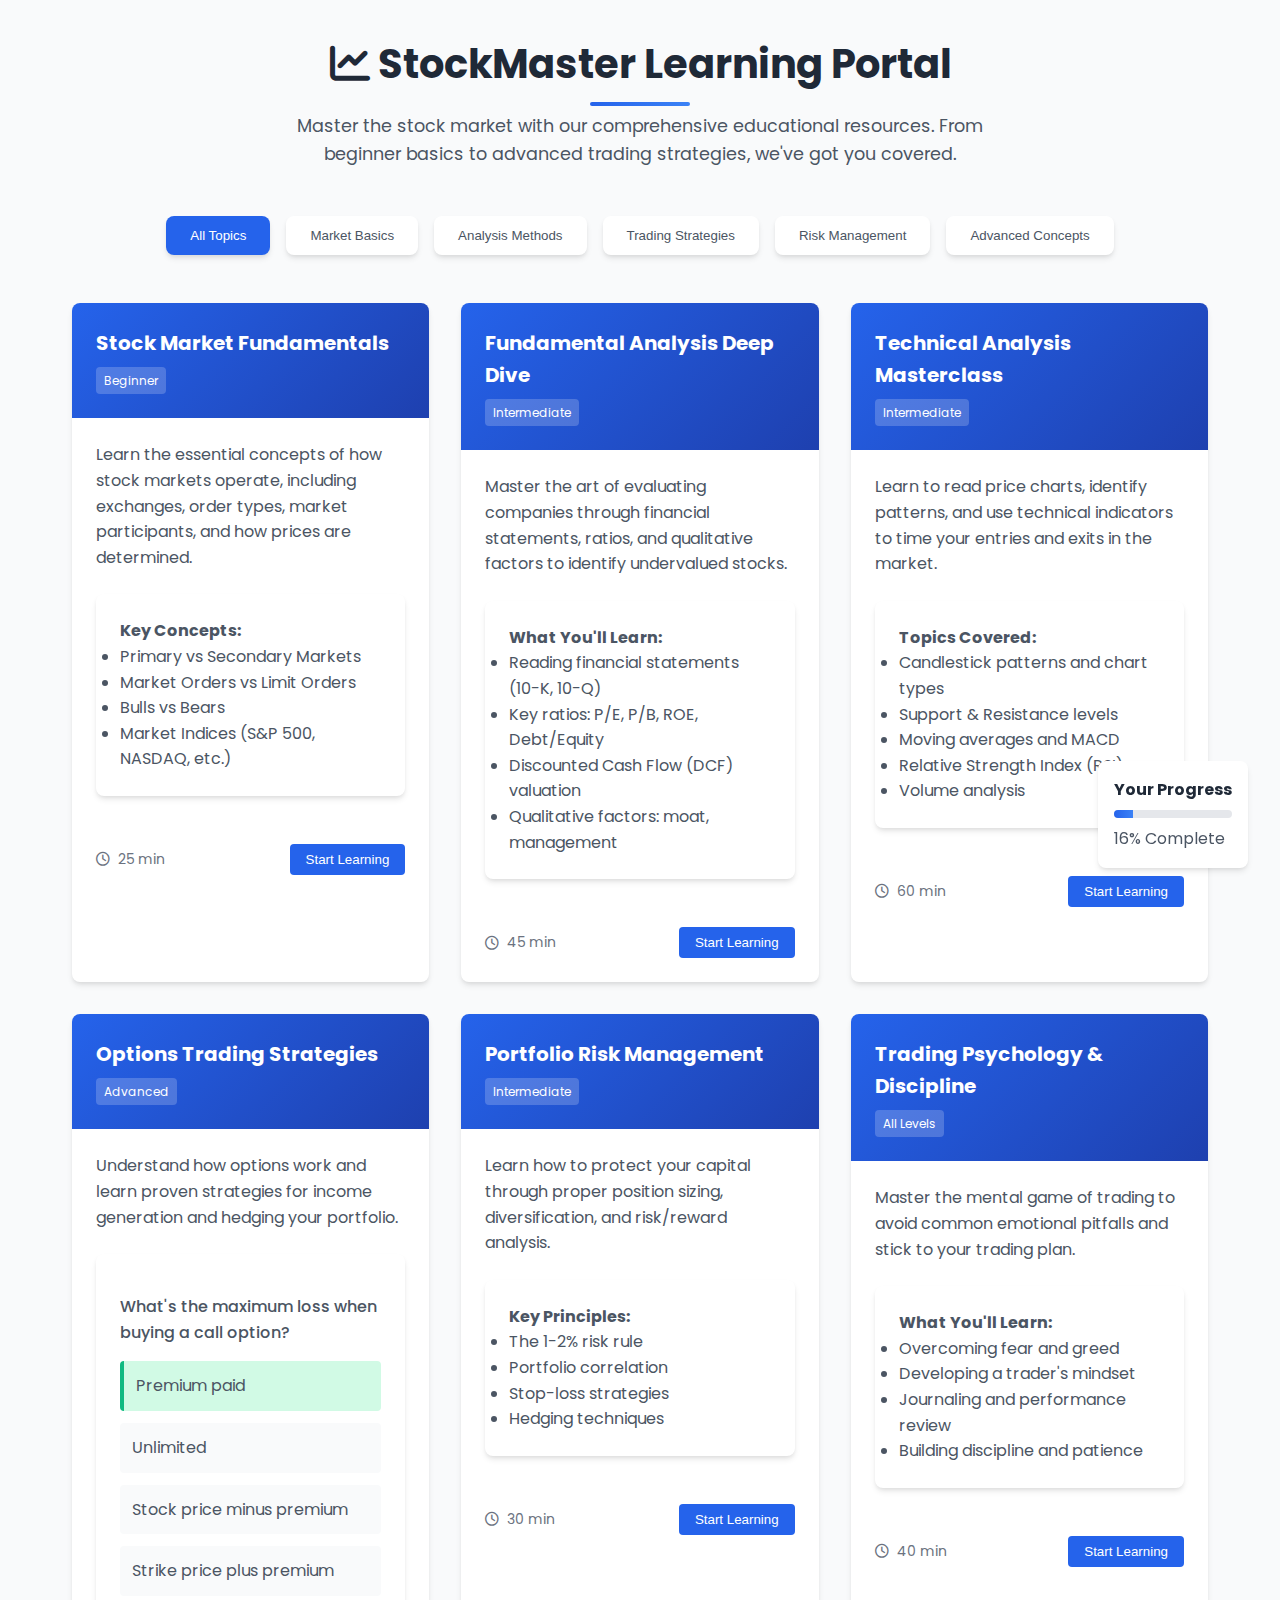
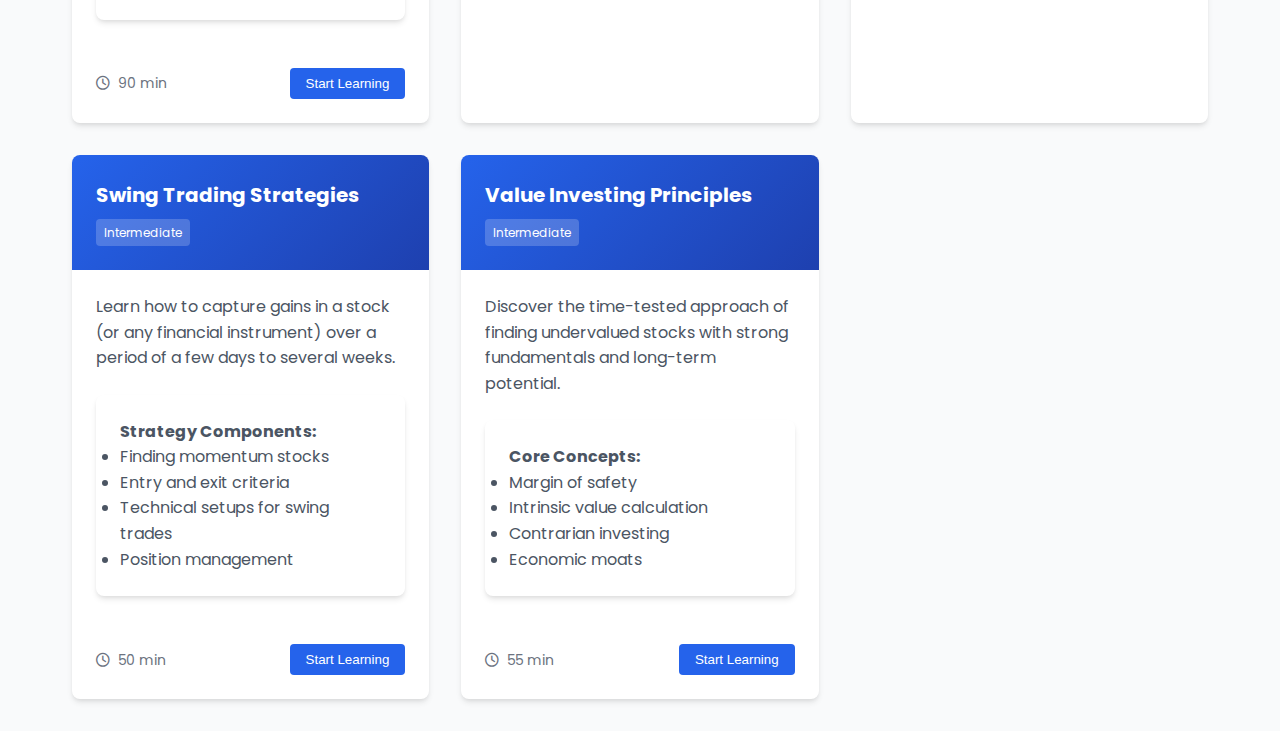
<file: templates/learn.html>
<!DOCTYPE html>
<html lang="en">
<head>
  <meta charset="UTF-8" />
  <meta name="viewport" content="width=device-width, initial-scale=1.0" />
  <title>Advanced Learning – StockMaster</title>
  <link rel="stylesheet" href="https://cdnjs.cloudflare.com/ajax/libs/font-awesome/6.4.0/css/all.min.css" />
  <link href="https://fonts.googleapis.com/css2?family=Poppins:wght@300;400;500;600;700&display=swap" rel="stylesheet" />
  <style>
    :root {
      --primary-color: #2563eb;
      --secondary-color: #1e40af;
      --accent-color: #3b82f6;
      --text-dark: #1f2937;
      --text-medium: #4b5563;
      --text-light: #6b7280;
      --bg-light: #f9fafb;
      --bg-white: #ffffff;
      --success-color: #10b981;
      --warning-color: #f59e0b;
      --danger-color: #ef4444;
      --border-radius: 8px;
      --box-shadow: 0 4px 6px -1px rgba(0, 0, 0, 0.1), 0 2px 4px -1px rgba(0, 0, 0, 0.06);
      --transition: all 0.3s ease;
    }

    * {
      margin: 0;
      padding: 0;
      box-sizing: border-box;
    }

    body {
      font-family: 'Poppins', sans-serif;
      line-height: 1.6;
      color: var(--text-medium);
      background-color: var(--bg-light);
    }

    .container {
      max-width: 1200px;
      margin: 0 auto;
      padding: 2rem;
    }

    /* Header Styles */
    .portal-header {
      text-align: center;
      margin-bottom: 3rem;
      position: relative;
    }

    .portal-header h1 {
      font-size: 2.5rem;
      color: var(--text-dark);
      margin-bottom: 1rem;
      position: relative;
      display: inline-block;
    }

    .portal-header h1::after {
      content: '';
      position: absolute;
      bottom: -10px;
      left: 50%;
      transform: translateX(-50%);
      width: 100px;
      height: 4px;
      background: linear-gradient(90deg, var(--primary-color), var(--accent-color));
      border-radius: 2px;
    }

    .portal-header p {
      font-size: 1.1rem;
      color: var(--text-medium);
      max-width: 700px;
      margin: 0 auto;
    }

    /* Navigation Tabs */
    .category-tabs {
      display: flex;
      justify-content: center;
      flex-wrap: wrap;
      gap: 1rem;
      margin-bottom: 3rem;
    }

    .tab-btn {
      padding: 0.75rem 1.5rem;
      background-color: var(--bg-white);
      border: none;
      border-radius: var(--border-radius);
      font-weight: 500;
      color: var(--text-medium);
      cursor: pointer;
      transition: var(--transition);
      box-shadow: var(--box-shadow);
    }

    .tab-btn.active,
    .tab-btn:hover {
      background-color: var(--primary-color);
      color: white;
    }

    /* Learning Sections */
    .learning-content {
      display: grid;
      grid-template-columns: repeat(auto-fill, minmax(350px, 1fr));
      gap: 2rem;
    }

    .learning-card {
      background-color: var(--bg-white);
      border-radius: var(--border-radius);
      overflow: hidden;
      box-shadow: var(--box-shadow);
      transition: var(--transition);
    }

    .learning-card:hover {
      transform: translateY(-5px);
      box-shadow: 0 10px 15px -3px rgba(0, 0, 0, 0.1), 0 4px 6px -2px rgba(0, 0, 0, 0.05);
    }

    .card-header {
      padding: 1.5rem;
      background: linear-gradient(135deg, var(--primary-color), var(--secondary-color));
      color: white;
    }

    .card-header h3 {
      font-size: 1.25rem;
      margin-bottom: 0.5rem;
    }

    .card-header .difficulty {
      display: inline-block;
      padding: 0.25rem 0.5rem;
      font-size: 0.75rem;
      border-radius: 4px;
      background-color: rgba(255, 255, 255, 0.2);
    }

    .card-body {
      padding: 1.5rem;
    }

    .card-body p {
      margin-bottom: 1rem;
      color: var(--text-medium);
    }

    .card-footer {
      padding: 0 1.5rem 1.5rem;
      display: flex;
      justify-content: space-between;
      align-items: center;
    }

    .duration {
      font-size: 0.875rem;
      color: var(--text-light);
      display: flex;
      align-items: center;
      gap: 0.5rem;
    }

    .action-btn {
      padding: 0.5rem 1rem;
      background-color: var(--primary-color);
      color: white;
      border: none;
      border-radius: 4px;
      font-weight: 500;
      cursor: pointer;
      transition: var(--transition);
    }

    .action-btn:hover {
      background-color: var(--secondary-color);
    }

    /* Interactive Elements */
    .interactive-element {
      margin: 1.5rem 0;
      padding: 1.5rem;
      background-color: var(--bg-white);
      border-radius: var(--border-radius);
      box-shadow: var(--box-shadow);
    }

    .quiz-container {
      margin-top: 1rem;
    }

    .quiz-question {
      font-weight: 500;
      margin-bottom: 1rem;
    }

    .quiz-options {
      display: flex;
      flex-direction: column;
      gap: 0.75rem;
    }

    .quiz-option {
      padding: 0.75rem;
      background-color: var(--bg-light);
      border-radius: 4px;
      cursor: pointer;
      transition: var(--transition);
    }

    .quiz-option:hover {
      background-color: #e5e7eb;
    }

    .quiz-option.correct {
      background-color: #d1fae5;
      border-left: 4px solid var(--success-color);
    }

    .quiz-option.incorrect {
      background-color: #fee2e2;
      border-left: 4px solid var(--danger-color);
    }

    /* Tooltip */
    .tooltip {
      position: relative;
      display: inline-block;
      border-bottom: 1px dotted var(--text-light);
      cursor: help;
    }

    .tooltip .tooltiptext {
      visibility: hidden;
      width: 200px;
      background-color: var(--text-dark);
      color: #fff;
      text-align: center;
      border-radius: 6px;
      padding: 0.5rem;
      position: absolute;
      z-index: 1;
      bottom: 125%;
      left: 50%;
      transform: translateX(-50%);
      opacity: 0;
      transition: opacity 0.3s;
      font-size: 0.875rem;
    }

    .tooltip:hover .tooltiptext {
      visibility: visible;
      opacity: 1;
    }

    /* Responsive Design */
    @media (max-width: 768px) {
      .learning-content {
        grid-template-columns: 1fr;
      }
      
      .portal-header h1 {
        font-size: 2rem;
      }
    }

    /* Progress Tracker */
    .progress-tracker {
      position: fixed;
      bottom: 2rem;
      right: 2rem;
      background-color: var(--bg-white);
      padding: 1rem;
      border-radius: var(--border-radius);
      box-shadow: var(--box-shadow);
      z-index: 100;
    }

    .progress-tracker h4 {
      margin-bottom: 0.5rem;
      color: var(--text-dark);
    }

    .progress-bar {
      height: 8px;
      background-color: #e5e7eb;
      border-radius: 4px;
      overflow: hidden;
      margin-bottom: 0.5rem;
    }

    .progress-fill {
      height: 100%;
      background: linear-gradient(90deg, var(--primary-color), var(--accent-color));
      width: 0%;
      transition: width 0.5s ease;
    }

    /* Back to Top Button */
    .back-to-top {
      position: fixed;
      bottom: 2rem;
      right: 2rem;
      width: 50px;
      height: 50px;
      background-color: var(--primary-color);
      color: white;
      border-radius: 50%;
      display: flex;
      justify-content: center;
      align-items: center;
      cursor: pointer;
      box-shadow: var(--box-shadow);
      z-index: 99;
      opacity: 0;
      visibility: hidden;
      transition: var(--transition);
    }

    .back-to-top.visible {
      opacity: 1;
      visibility: visible;
    }

    .back-to-top:hover {
      background-color: var(--secondary-color);
    }
  </style>
</head>
<body>
  <div class="container">
    <header class="portal-header">
      <h1><i class="fas fa-chart-line"></i> StockMaster Learning Portal</h1>
      <p>Master the stock market with our comprehensive educational resources. From beginner basics to advanced trading strategies, we've got you covered.</p>
    </header>

    <div class="category-tabs">
      <button class="tab-btn active" data-category="all">All Topics</button>
      <button class="tab-btn" data-category="basics">Market Basics</button>
      <button class="tab-btn" data-category="analysis">Analysis Methods</button>
      <button class="tab-btn" data-category="trading">Trading Strategies</button>
      <button class="tab-btn" data-category="risk">Risk Management</button>
      <button class="tab-btn" data-category="advanced">Advanced Concepts</button>
    </div>

    <div class="learning-content">
      <!-- Market Basics Section -->
      <div class="learning-card" data-category="basics">
        <div class="card-header">
          <h3>Stock Market Fundamentals</h3>
          <span class="difficulty">Beginner</span>
        </div>
        <div class="card-body">
          <p>Learn the essential concepts of how stock markets operate, including exchanges, order types, market participants, and how prices are determined.</p>
          
          <div class="interactive-element">
            <h4>Key Concepts:</h4>
            <ul>
              <li>Primary vs Secondary Markets</li>
              <li>Market Orders vs Limit Orders</li>
              <li>Bulls vs Bears</li>
              <li>Market Indices (S&P 500, NASDAQ, etc.)</li>
            </ul>
          </div>
        </div>
        <div class="card-footer">
          <span class="duration"><i class="far fa-clock"></i> 25 min</span>
          <button class="action-btn">Start Learning</button>
        </div>
      </div>

      <!-- Fundamental Analysis -->
      <div class="learning-card" data-category="analysis">
        <div class="card-header">
          <h3>Fundamental Analysis Deep Dive</h3>
          <span class="difficulty">Intermediate</span>
        </div>
        <div class="card-body">
          <p>Master the art of evaluating companies through financial statements, ratios, and qualitative factors to identify undervalued stocks.</p>
          
          <div class="interactive-element">
            <h4>What You'll Learn:</h4>
            <ul>
              <li>Reading financial statements (10-K, 10-Q)</li>
              <li>Key ratios: P/E, P/B, ROE, Debt/Equity</li>
              <li>Discounted Cash Flow (DCF) valuation</li>
              <li>Qualitative factors: moat, management</li>
            </ul>
          </div>
        </div>
        <div class="card-footer">
          <span class="duration"><i class="far fa-clock"></i> 45 min</span>
          <button class="action-btn">Start Learning</button>
        </div>
      </div>

      <!-- Technical Analysis -->
      <div class="learning-card" data-category="analysis">
        <div class="card-header">
          <h3>Technical Analysis Masterclass</h3>
          <span class="difficulty">Intermediate</span>
        </div>
        <div class="card-body">
          <p>Learn to read price charts, identify patterns, and use technical indicators to time your entries and exits in the market.</p>
          
          <div class="interactive-element">
            <h4>Topics Covered:</h4>
            <ul>
              <li>Candlestick patterns and chart types</li>
              <li>Support & Resistance levels</li>
              <li>Moving averages and MACD</li>
              <li>Relative Strength Index (RSI)</li>
              <li>Volume analysis</li>
            </ul>
          </div>
        </div>
        <div class="card-footer">
          <span class="duration"><i class="far fa-clock"></i> 60 min</span>
          <button class="action-btn">Start Learning</button>
        </div>
      </div>

      <!-- Options Trading -->
      <div class="learning-card" data-category="advanced">
        <div class="card-header">
          <h3>Options Trading Strategies</h3>
          <span class="difficulty">Advanced</span>
        </div>
        <div class="card-body">
          <p>Understand how options work and learn proven strategies for income generation and hedging your portfolio.</p>
          
          <div class="interactive-element">
            <div class="quiz-container">
              <div class="quiz-question">What's the maximum loss when buying a call option?</div>
              <div class="quiz-options">
                <div class="quiz-option correct">Premium paid</div>
                <div class="quiz-option">Unlimited</div>
                <div class="quiz-option">Stock price minus premium</div>
                <div class="quiz-option">Strike price plus premium</div>
              </div>
            </div>
          </div>
        </div>
        <div class="card-footer">
          <span class="duration"><i class="far fa-clock"></i> 90 min</span>
          <button class="action-btn">Start Learning</button>
        </div>
      </div>

      <!-- Risk Management -->
      <div class="learning-card" data-category="risk">
        <div class="card-header">
          <h3>Portfolio Risk Management</h3>
          <span class="difficulty">Intermediate</span>
        </div>
        <div class="card-body">
          <p>Learn how to protect your capital through proper position sizing, diversification, and risk/reward analysis.</p>
          
          <div class="interactive-element">
            <h4>Key Principles:</h4>
            <ul>
              <li>The 1-2% risk rule</li>
              <li>Portfolio correlation</li>
              <li>Stop-loss strategies</li>
              <li>Hedging techniques</li>
            </ul>
          </div>
        </div>
        <div class="card-footer">
          <span class="duration"><i class="far fa-clock"></i> 30 min</span>
          <button class="action-btn">Start Learning</button>
        </div>
      </div>

      <!-- Trading Psychology -->
      <div class="learning-card" data-category="trading">
        <div class="card-header">
          <h3>Trading Psychology & Discipline</h3>
          <span class="difficulty">All Levels</span>
        </div>
        <div class="card-body">
          <p>Master the mental game of trading to avoid common emotional pitfalls and stick to your trading plan.</p>
          
          <div class="interactive-element">
            <h4>What You'll Learn:</h4>
            <ul>
              <li>Overcoming fear and greed</li>
              <li>Developing a trader's mindset</li>
              <li>Journaling and performance review</li>
              <li>Building discipline and patience</li>
            </ul>
          </div>
        </div>
        <div class="card-footer">
          <span class="duration"><i class="far fa-clock"></i> 40 min</span>
          <button class="action-btn">Start Learning</button>
        </div>
      </div>

      <!-- Swing Trading -->
      <div class="learning-card" data-category="trading">
        <div class="card-header">
          <h3>Swing Trading Strategies</h3>
          <span class="difficulty">Intermediate</span>
        </div>
        <div class="card-body">
          <p>Learn how to capture gains in a stock (or any financial instrument) over a period of a few days to several weeks.</p>
          
          <div class="interactive-element">
            <h4>Strategy Components:</h4>
            <ul>
              <li>Finding momentum stocks</li>
              <li>Entry and exit criteria</li>
              <li>Technical setups for swing trades</li>
              <li>Position management</li>
            </ul>
          </div>
        </div>
        <div class="card-footer">
          <span class="duration"><i class="far fa-clock"></i> 50 min</span>
          <button class="action-btn">Start Learning</button>
        </div>
      </div>

      <!-- Value Investing -->
      <div class="learning-card" data-category="analysis">
        <div class="card-header">
          <h3>Value Investing Principles</h3>
          <span class="difficulty">Intermediate</span>
        </div>
        <div class="card-body">
          <p>Discover the time-tested approach of finding undervalued stocks with strong fundamentals and long-term potential.</p>
          
          <div class="interactive-element">
            <h4>Core Concepts:</h4>
            <ul>
              <li>Margin of safety</li>
              <li>Intrinsic value calculation</li>
              <li>Contrarian investing</li>
              <li>Economic moats</li>
            </ul>
          </div>
        </div>
        <div class="card-footer">
          <span class="duration"><i class="far fa-clock"></i> 55 min</span>
          <button class="action-btn">Start Learning</button>
        </div>
      </div>
    </div>
  </div>

  <!-- Progress Tracker -->
  <div class="progress-tracker">
    <h4>Your Progress</h4>
    <div class="progress-bar">
      <div class="progress-fill" id="progress-fill"></div>
    </div>
    <p id="progress-text">0% Complete</p>
  </div>

  <!-- Back to Top Button -->
  <div class="back-to-top" id="back-to-top">
    <i class="fas fa-arrow-up"></i>
  </div>

  <script>
    // Tab Filtering Functionality
    const tabButtons = document.querySelectorAll('.tab-btn');
    const learningCards = document.querySelectorAll('.learning-card');

    tabButtons.forEach(button => {
      button.addEventListener('click', () => {
        // Remove active class from all buttons
        tabButtons.forEach(btn => btn.classList.remove('active'));
        // Add active class to clicked button
        button.classList.add('active');
        
        const category = button.dataset.category;
        
        // Filter cards
        learningCards.forEach(card => {
          if (category === 'all' || card.dataset.category === category) {
            card.style.display = 'block';
          } else {
            card.style.display = 'none';
          }
        });
      });
    });

    // Quiz Interaction
    const quizOptions = document.querySelectorAll('.quiz-option');
    quizOptions.forEach(option => {
      option.addEventListener('click', function() {
        // Remove any existing classes
        quizOptions.forEach(opt => {
          opt.classList.remove('correct', 'incorrect');
        });
        
        // Add appropriate class to clicked option
        if (this.classList.contains('correct')) {
          this.classList.add('correct');
        } else {
          this.classList.add('incorrect');
          // Find and highlight the correct answer
          const correctOption = this.parentElement.querySelector('.correct');
          correctOption.classList.add('correct');
        }
      });
    });

    // Progress Tracker Simulation
    function updateProgress() {
      const progressFill = document.getElementById('progress-fill');
      const progressText = document.getElementById('progress-text');
      const randomProgress = Math.floor(Math.random() * 30) + 10; // Random between 10-40%
      
      progressFill.style.width = `${randomProgress}%`;
      progressText.textContent = `${randomProgress}% Complete`;
    }
    
    // Update progress every 5 seconds (simulation)
    updateProgress();
    setInterval(updateProgress, 5000);

    // Back to Top Button
    const backToTopButton = document.getElementById('back-to-top');
    
    window.addEventListener('scroll', () => {
      if (window.pageYOffset > 300) {
        backToTopButton.classList.add('visible');
      } else {
        backToTopButton.classList.remove('visible');
      }
    });
    
    backToTopButton.addEventListener('click', () => {
      window.scrollTo({
        top: 0,
        behavior: 'smooth'
      });
    });

    // Tooltip Initialization
    const tooltips = document.querySelectorAll('.tooltip');
    tooltips.forEach(tooltip => {
      tooltip.addEventListener('mouseenter', function() {
        this.querySelector('.tooltiptext').style.visibility = 'visible';
        this.querySelector('.tooltiptext').style.opacity = '1';
      });
      
      tooltip.addEventListener('mouseleave', function() {
        this.querySelector('.tooltiptext').style.visibility = 'hidden';
        this.querySelector('.tooltiptext').style.opacity = '0';
      });
    });
  </script>
</body>
</html>
</file>
